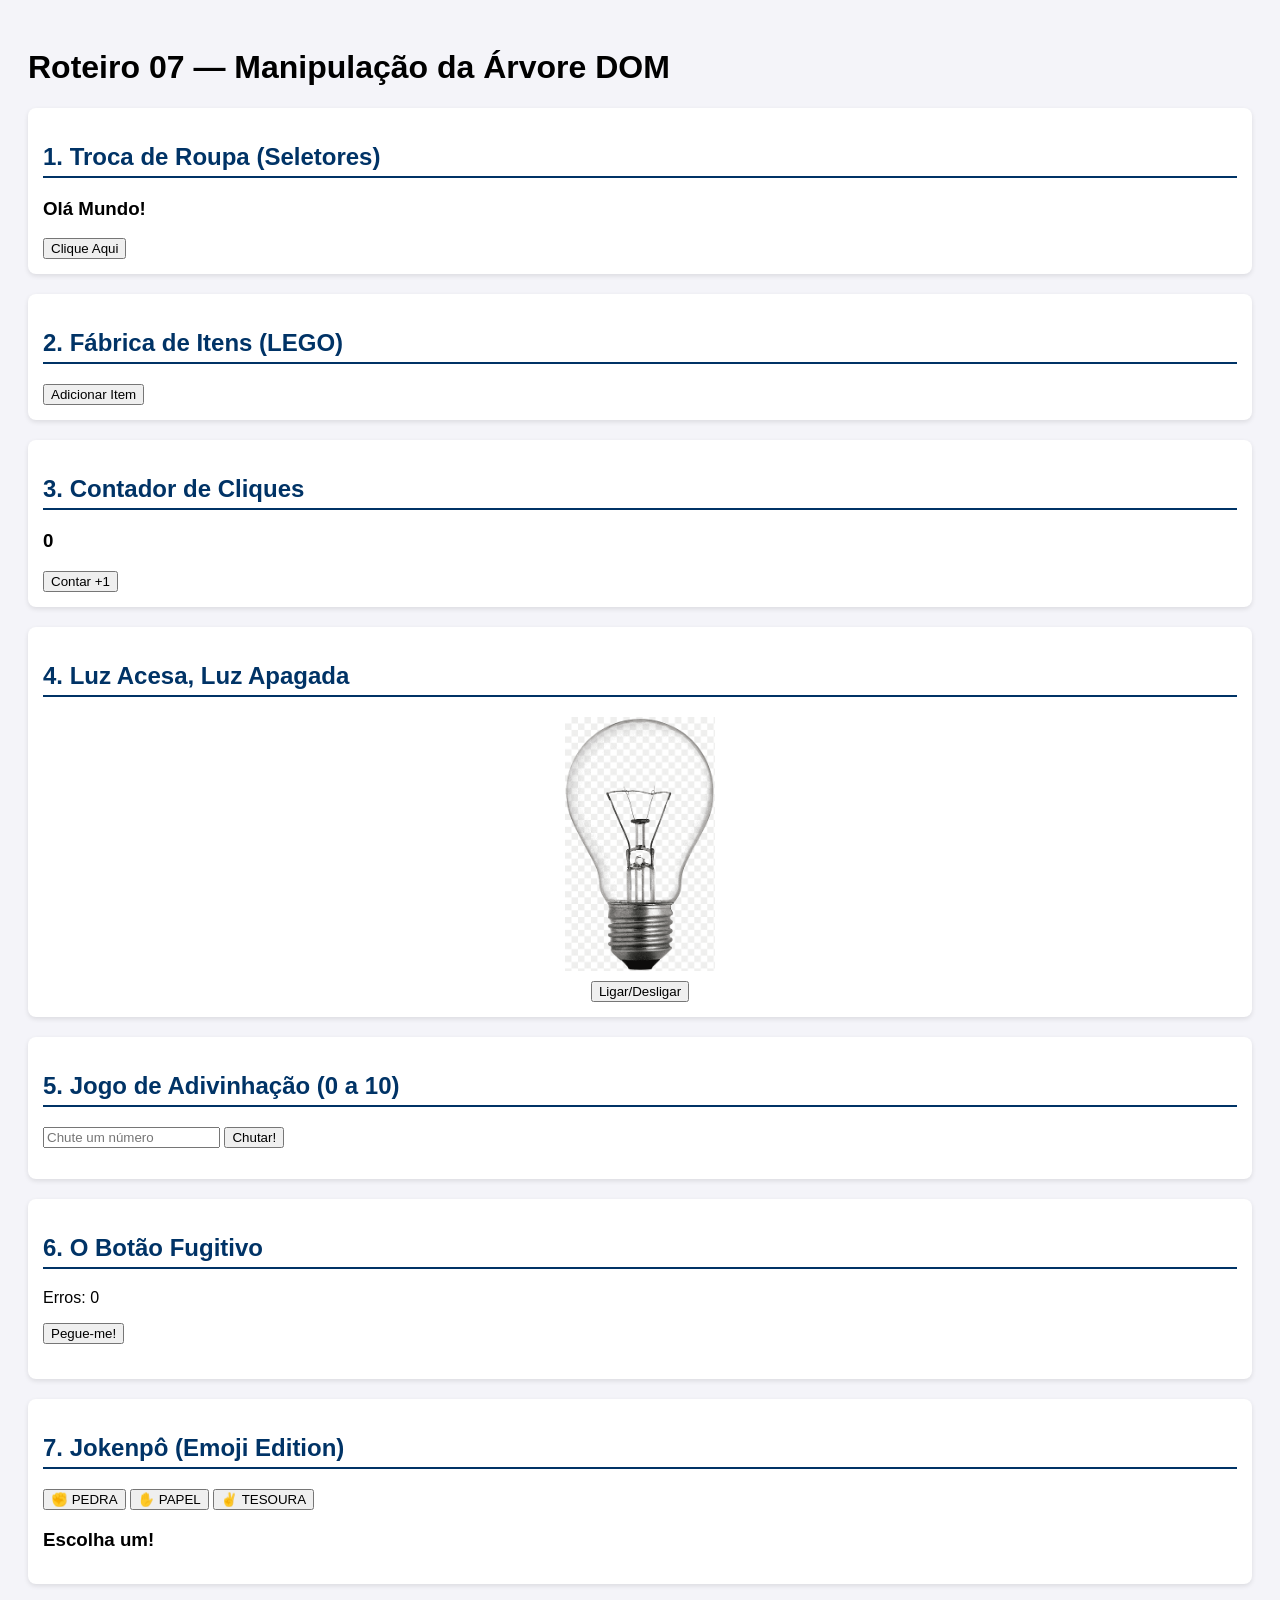
<file: roteiro-7/index.html>
<!DOCTYPE html>
<html lang="pt-BR">
<head>
    <meta charset="UTF-8">
    <meta name="viewport" content="width=device-width, initial-scale=1.0">
    <title>Roteiro 07 - Laboratório de DOM</title>
    <style>
        body { font-family: sans-serif; padding: 20px; background-color: #f4f4f9; }
        .box { background: white; padding: 15px; border-radius: 8px; box-shadow: 0 2px 5px rgba(0,0,0,0.1); margin-bottom: 20px; }
        h2 { color: #003366; border-bottom: 2px solid #003366; padding-bottom: 5px; }
        #fugitivo { position: absolute; transition: all 0.1s; }
        .lamp-container { text-align: center; }
        img { width: 150px; display: block; margin: 10px auto; }
    </style>
</head>
<body>

    <h1>Roteiro 07 — Manipulação da Árvore DOM</h1>

    <!-- ATIVIDADE 1: SELETORES -->
    <div class="box">
        <h2>1. Troca de Roupa (Seletores)</h2>
        <h3 id="titulo">Olá Mundo!</h3>
        <button onclick="mudarTexto()">Clique Aqui</button>
    </div>

    <!-- ATIVIDADE 2: FÁBRICA DE ELEMENTOS -->
    <div class="box">
        <h2>2. Fábrica de Itens (LEGO)</h2>
        <ul id="minhaLista"></ul>
        <button id="add">Adicionar Item</button>
    </div>

    <!-- ATIVIDADE 3: CONTADOR -->
    <div class="box">
        <h2>3. Contador de Cliques</h2>
        <h3 id="contador">0</h3>
        <button id="btnSoma">Contar +1</button>
    </div>

    <!-- ATIVIDADE 4: INTERRUPTOR -->
    <div class="box">
        <h2>4. Luz Acesa, Luz Apagada</h2>
        <div class="lamp-container">
            <img id="lampada" src="lampada-desligada.png" alt="Lâmpada">
            <button id="btnInterruptor">Ligar/Desligar</button>
        </div>
    </div>

    <!-- JOGO 1: ADIVINHAÇÃO -->
    <div class="box">
        <h2>5. Jogo de Adivinhação (0 a 10)</h2>
        <input type="number" id="palpite" placeholder="Chute um número">
        <button id="btnChutar">Chutar!</button>
        <p id="feedback"></p>
    </div>

    <!-- JOGO 2: BOTÃO FUGITIVO -->
    <div class="box" style="height: 150px; position: relative;">
        <h2>6. O Botão Fugitivo</h2>
        <p>Erros: <span id="contadorErros">0</span></p>
        <button id="fugitivo">Pegue-me!</button>
    </div>

    <!-- JOGO 3: JOKENPÔ -->
    <div class="box">
        <h2>7. Jokenpô (Emoji Edition)</h2>
        <button onclick="jogar('PEDRA')">✊ PEDRA</button>
        <button onclick="jogar('PAPEL')">✋ PAPEL</button>
        <button onclick="jogar('TESOURA')">✌️ TESOURA</button>
        <h3 id="resultadoJogo">Escolha um!</h3>
    </div>

    <script>
        // 1. Troca de Texto
        function mudarTexto() {
            const titulo = document.getElementById("titulo");
            titulo.innerText = "JavaScript funcionando!";
            titulo.style.color = "blue";
        }

        // 2. Fábrica de Elementos
        const lista = document.getElementById("minhaLista");
        document.getElementById("add").addEventListener("click", () => {
            const novoItem = document.createElement("li");
            novoItem.innerText = "Novo Item na Lista";
            lista.appendChild(novoItem);
        });

        // 3. Contador
        let valor = 0;
        const display = document.getElementById("contador");
        document.getElementById("btnSoma").addEventListener("click", () => {
            valor++;
            display.innerText = valor;
        });

        // 4. Interruptor
        const img = document.getElementById("lampada");
        let acesa = false;
        document.getElementById("btnInterruptor").addEventListener("click", () => {
            acesa = !acesa;
            img.src = acesa ? "lampada-acesa.jpg" : "lampada-desligada.png";
        });

        // 5. Adivinhação
        const segredo = Math.floor(Math.random() * 11);
        document.getElementById("btnChutar").addEventListener("click", () => {
            const chute = Number(document.getElementById("palpite").value);
            const texto = document.getElementById("feedback");
            if (chute === segredo) {
                texto.innerText = "Parabéns! Você acertou!";
                texto.style.color = "green";
            } else {
                texto.innerText = chute > segredo ? "Muito alto!" : "Muito baixo!";
                texto.style.color = "red";
            }
        });

        // 6. Botão Fugitivo
        const btnFugitivo = document.getElementById("fugitivo");
        const placar = document.getElementById("contadorErros");
        let erros = 0;
        btnFugitivo.addEventListener("mouseover", () => {
            erros++;
            placar.innerText = erros;
            const x = Math.random() * (window.innerWidth - 200);
            const y = Math.random() * 100; // Limitar ao container
            btnFugitivo.style.left = `${x}px`;
            btnFugitivo.style.top = `${y + 50}px`;
        });
        btnFugitivo.addEventListener("click", () => alert("Você me pegou!"));

        // 7. Jokenpô
        const opcoes = ['PEDRA', 'PAPEL', 'TESOURA'];
        function jogar(player) {
            const pc = opcoes[Math.floor(Math.random() * 3)];
            const res = document.getElementById("resultadoJogo");
            if (player === pc) {
                res.innerText = `Empate! Ambos escolheram ${pc}`;
            } else if (
                (player === 'PEDRA' && pc === 'TESOURA') ||
                (player === 'PAPEL' && pc === 'PEDRA') ||
                (player === 'TESOURA' && pc === 'PAPEL')
            ) {
                res.innerText = `Você Ganhou! ${player} vence ${pc}`;
            } else {
                res.innerText = `Você Perdeu! ${pc} vence ${player}`;
            }
        }
    </script>
</body>
</html>
</file>
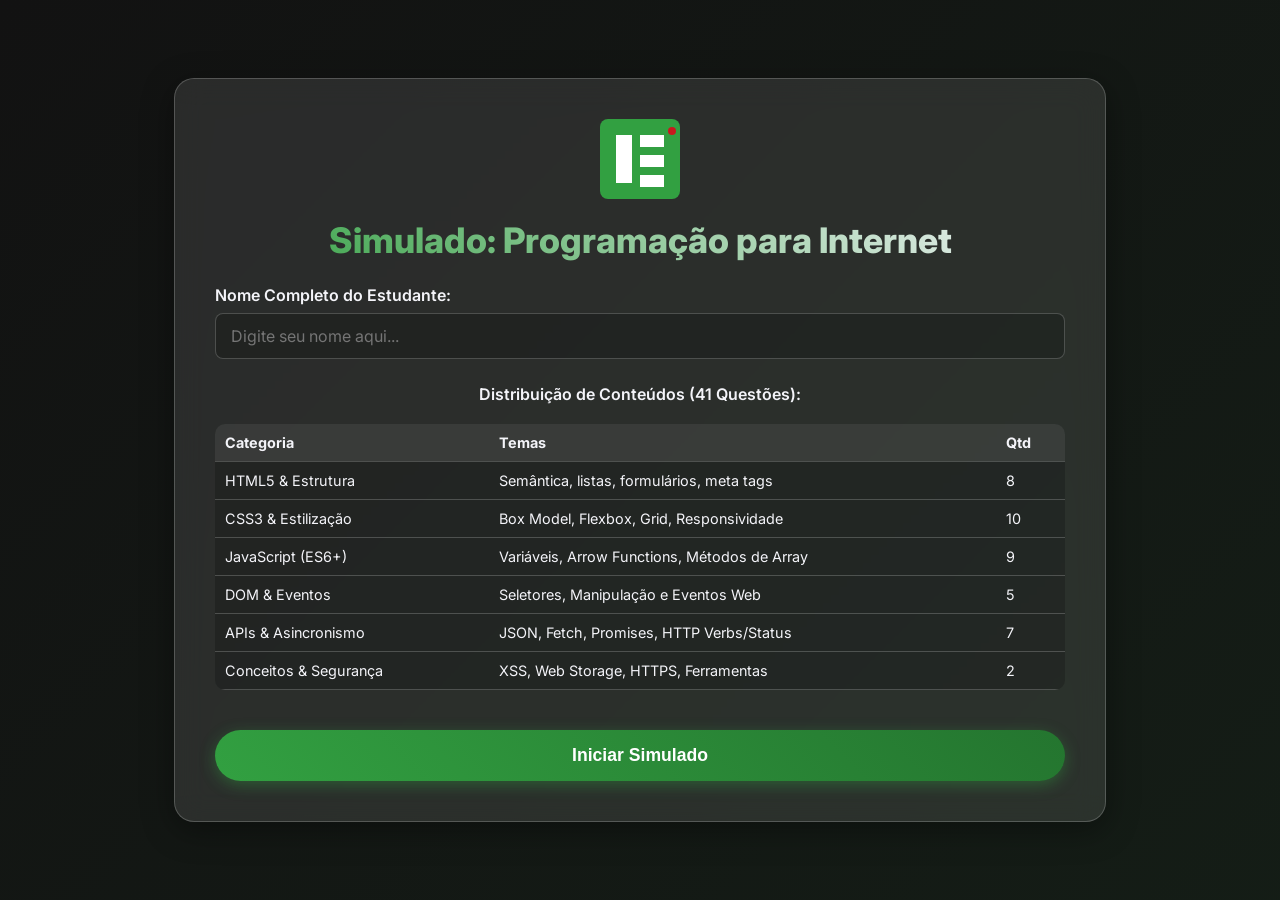
<file: simulado-web/index.html>
<!DOCTYPE html>
<html lang="pt-BR">
<head>
    <meta charset="UTF-8">
    <meta name="viewport" content="width=device-width, initial-scale=1.0">
    <title>Simulado Interativo - Programação para Internet - IFSC</title>
    <link href="https://fonts.googleapis.com/css2?family=Inter:wght@400;600;800&display=swap" rel="stylesheet">
    <style>
        :root {
            --primary: #32A041;
            --secondary: #24752f;
            --success: #32A041;
            --error: #C8191E;
            --dark: #121212;
            --glass: rgba(255, 255, 255, 0.1);
            --glass-border: rgba(255, 255, 255, 0.2);
            --text-light: #F4F4F9;
        }

        body {
            margin: 0;
            font-family: 'Inter', sans-serif;
            background: linear-gradient(135deg, #121212, #1b3d22);
            background-size: 400% 400%;
            animation: gradientBG 15s ease infinite;
            color: var(--text-light);
            display: flex;
            justify-content: center;
            align-items: center;
            min-height: 100vh;
            overflow-x: hidden;
        }

        @keyframes gradientBG {
            0% { background-position: 0% 50%; }
            50% { background-position: 100% 50%; }
            100% { background-position: 0% 50%; }
        }

        .glass-container {
            background: var(--glass);
            backdrop-filter: blur(15px);
            -webkit-backdrop-filter: blur(15px);
            border: 1px solid var(--glass-border);
            border-radius: 20px;
            padding: 40px;
            width: 90%;
            max-width: 850px;
            box-shadow: 0 8px 32px 0 rgba(0, 0, 0, 0.37);
            position: relative;
            overflow: hidden;
            transition: all 0.4s ease;
        }

        h1 {
            font-size: 2.2rem;
            margin-top: 0;
            font-weight: 800;
            background: -webkit-linear-gradient(45deg, #32A041, #F4F4F9);
            -webkit-background-clip: text;
            -webkit-text-fill-color: transparent;
            text-align: center;
        }

        .header-info {
            display: flex;
            justify-content: space-between;
            font-size: 0.9rem;
            opacity: 0.8;
            margin-bottom: 30px;
            border-bottom: 1px solid var(--glass-border);
            padding-bottom: 10px;
        }

        .question-text {
            font-size: 1.25rem;
            font-weight: 600;
            margin-bottom: 25px;
            line-height: 1.5;
        }

        .options-grid {
            display: grid;
            grid-template-columns: 1fr;
            gap: 12px;
        }

        .option-btn {
            background: rgba(0, 0, 0, 0.3);
            border: 1px solid var(--glass-border);
            color: var(--text-light);
            padding: 16px 22px;
            font-size: 1rem;
            border-radius: 12px;
            cursor: pointer;
            text-align: left;
            transition: all 0.2s ease;
            display: flex;
            align-items: center;
        }

        .option-btn:hover {
            background: rgba(255, 255, 255, 0.15);
            transform: translateY(-2px);
            box-shadow: 0 5px 15px rgba(0,0,0,0.2);
        }

        .option-btn.correct {
            background: rgba(50, 160, 65, 0.4);
            border-color: var(--success);
            box-shadow: 0 0 15px rgba(50, 160, 65, 0.4);
        }

        .option-btn.wrong {
            background: rgba(200, 25, 30, 0.4);
            border-color: var(--error);
        }

        .primary-btn {
            background: linear-gradient(45deg, var(--primary), var(--secondary));
            border: none;
            color: white;
            padding: 15px 30px;
            font-size: 1.1rem;
            font-weight: 600;
            border-radius: 30px;
            cursor: pointer;
            width: 100%;
            margin-top: 20px;
            transition: all 0.3s;
            box-shadow: 0 4px 15px rgba(50, 160, 65, 0.4);
        }

        .primary-btn:hover {
            transform: scale(1.02);
            box-shadow: 0 6px 20px rgba(50, 160, 65, 0.6);
        }

        .progress-bar {
            height: 6px;
            background: rgba(255,255,255,0.1);
            border-radius: 3px;
            margin-bottom: 30px;
            overflow: hidden;
        }

        .progress-fill {
            height: 100%;
            background: linear-gradient(90deg, #32A041, #24752f);
            width: 0%;
            transition: width 0.4s ease;
        }

        .hidden { display: none !important; }

        .score-container { text-align: center; }

        .score-circle {
            width: 150px;
            height: 150px;
            border-radius: 50%;
            background: conic-gradient(var(--success) 0%, rgba(255,255,255,0.1) 0%);
            display: flex;
            justify-content: center;
            align-items: center;
            margin: 0 auto 30px auto;
            font-size: 2.5rem;
            font-weight: 800;
            position: relative;
        }

        .score-circle::after {
            content: "";
            position: absolute;
            width: 130px;
            height: 130px;
            background: #121212;
            border-radius: 50%;
            z-index: 0;
        }

        .score-text { position: relative; z-index: 1; }
        
        code {
            background: rgba(0,0,0,0.5);
            padding: 2px 6px;
            border-radius: 4px;
            font-family: monospace;
            color: #32A041;
        }

        .input-group {
            margin-bottom: 25px;
            text-align: left;
        }

        .input-group label {
            display: block;
            margin-bottom: 8px;
            font-weight: 600;
        }

        .input-group input {
            width: 100%;
            padding: 12px 15px;
            border-radius: 8px;
            border: 1px solid var(--glass-border);
            background: rgba(0, 0, 0, 0.2);
            color: var(--text-light);
            font-size: 1rem;
            box-sizing: border-box;
            font-family: 'Inter', sans-serif;
        }
        
        .status-bar {
            display: flex;
            justify-content: center;
            gap: 20px;
            margin-bottom: 15px;
            font-size: 0.95rem;
            font-weight: 600;
        }

        .status-hit { color: var(--success); }
        .status-miss { color: var(--error); }

        .matching-row {
            display: flex;
            align-items: center;
            justify-content: space-between;
            background: rgba(0,0,0,0.2);
            padding: 12px 20px;
            margin-bottom: 10px;
            border-radius: 10px;
            border: 1px solid var(--glass-border);
        }

        .matching-item { font-weight: 600; }

        .matching-select {
            background: #1c1c1c;
            color: white;
            border: 1px solid var(--glass-border);
            padding: 8px;
            border-radius: 6px;
            width: 60%;
            max-width: 300px;
        }

        .summary-table {
            width: 100%;
            border-collapse: collapse;
            margin: 20px 0;
            font-size: 0.9rem;
            background: rgba(0,0,0,0.2);
            border-radius: 10px;
            overflow: hidden;
        }

        .summary-table th, .summary-table td {
            padding: 10px;
            text-align: left;
            border-bottom: 1px solid var(--glass-border);
        }

        .summary-table th { background: rgba(255,255,255,0.1); }

        .print-header { display: none; }

        @media print {
            body { background: none; color: black; animation: none; }
            .glass-container { box-shadow: none; border: none; background: none; width: 100%; padding: 0; }
            .primary-btn, .header-info, .progress-bar, #score-message, .status-bar { display: none !important; }
            h1 { background: none; -webkit-text-fill-color: black; color: black; }
            .score-circle { border: 2px solid black; background: none; }
            .score-circle::after { display: none; }
            .score-text { color: black; }
            .print-header { display: block; border-bottom: 2px solid #ccc; padding-bottom: 15px; margin-bottom: 30px; }
        }
    </style>
</head>
<body>

    <div class="glass-container" id="welcome-screen">
        <svg width="80" height="80" viewBox="0 0 100 100" style="display: block; margin: 0 auto 20px;">
            <rect width="100" height="100" fill="#32A041" rx="10"/>
            <path d="M20 20 L40 20 L40 80 L20 80 Z" fill="white"/>
            <path d="M50 20 L80 20 L80 35 L50 35 Z" fill="white"/>
            <path d="M50 45 L80 45 L80 60 L50 60 Z" fill="white"/>
            <path d="M50 70 L80 70 L80 85 L50 85 Z" fill="white"/>
            <circle cx="90" cy="15" r="5" fill="#C8191E"/>
        </svg>
        <h1>Simulado: Programação para Internet</h1>
        
        <div class="input-group">
            <label for="student-name">Nome Completo do Estudante:</label>
            <input type="text" id="student-name" placeholder="Digite seu nome aqui..." required>
        </div>

        <p style="text-align: center; font-weight: 600; margin-bottom: 10px;">Distribuição de Conteúdos (41 Questões):</p>
        <table class="summary-table">
            <thead>
                <tr>
                    <th>Categoria</th>
                    <th>Temas</th>
                    <th>Qtd</th>
                </tr>
            </thead>
            <tbody>
                <tr><td>HTML5 & Estrutura</td><td>Semântica, listas, formulários, meta tags</td><td>8</td></tr>
                <tr><td>CSS3 & Estilização</td><td>Box Model, Flexbox, Grid, Responsividade</td><td>10</td></tr>
                <tr><td>JavaScript (ES6+)</td><td>Variáveis, Arrow Functions, Métodos de Array</td><td>9</td></tr>
                <tr><td>DOM & Eventos</td><td>Seletores, Manipulação e Eventos Web</td><td>5</td></tr>
                <tr><td>APIs & Asincronismo</td><td>JSON, Fetch, Promises, HTTP Verbs/Status</td><td>7</td></tr>
                <tr><td>Conceitos & Segurança</td><td>XSS, Web Storage, HTTPS, Ferramentas</td><td>2</td></tr>
            </tbody>
        </table>

        <button class="primary-btn" onclick="startQuiz()">Iniciar Simulado</button>
    </div>

    <div class="glass-container hidden" id="quiz-screen">
        <div class="header-info">
            <span id="q-counter">Questão 1 de 41</span>
            <span id="q-theme">HTML & Estrutura</span>
        </div>
        <div class="status-bar">
            <span class="status-hit">Acertos: <span id="hits-count">0</span></span>
            <span class="status-miss">Erros: <span id="misses-count">0</span></span>
        </div>
        <div class="progress-bar">
            <div class="progress-fill" id="progress"></div>
        </div>

        <div id="question-container"></div>
    </div>

    <div class="glass-container hidden" id="result-screen">
        <svg width="60" height="60" viewBox="0 0 100 100" style="display: block; margin: 0 auto 20px;">
            <rect width="100" height="100" fill="#32A041" rx="10"/>
            <path d="M20 20 L40 20 L40 80 L20 80 Z" fill="white"/>
            <path d="M50 20 L80 20 L80 35 L50 35 Z" fill="white"/>
            <path d="M50 45 L80 45 L80 60 L50 60 Z" fill="white"/>
            <path d="M50 70 L80 70 L80 85 L50 85 Z" fill="white"/>
        </svg>
        <h1>Resultado Final</h1>
        <div class="score-container">
            <div class="score-circle" id="score-circle">
                <span class="score-text" id="score-text">0%</span>
            </div>
            <h2 id="score-message">Processando...</h2>
            <p>Você acertou <strong id="score-correct">0</strong> de <strong id="score-total">0</strong> questões.</p>
            <div class="print-header" id="print-header"></div>
            <button class="primary-btn" onclick="window.print()" style="background: #34495e; margin-bottom: 10px;">Imprimir / Salvar PDF</button>
            <button class="primary-btn" onclick="location.reload()">Reiniciar Simulado</button>
        </div>
    </div>

    <script>
        const questions = [
            // HTML & Estrutura
            { theme: "HTML & Estrutura", type: "mc", text: "Qual elemento HTML5 é mais adequado para envolver o conteúdo principal de uma página, excluindo cabeçalhos, rodapés e barras laterais?", options: ["<section>", "<article>", "<main>", "<div>"], answer: 2 },
            { theme: "HTML & Estrutura", type: "mc", text: "Para que serve o atributo <code>alt</code> em uma tag <code>&lt;img&gt;</code>?", options: ["Define o título da imagem ao passar o mouse.", "Fornece um texto descritivo caso a imagem não carregue ou para leitores de tela.", "Define a largura automática da imagem.", "Cria um link de download para a imagem."], answer: 1 },
            { theme: "HTML & Estrutura", type: "mc", text: "Qual tag é utilizada para criar uma lista onde a ordem dos itens NÃO é importante?", options: ["<ol>", "<li>", "<ul>", "<dl>"], answer: 2 },
            { theme: "HTML & Estrutura", type: "mc", text: "Qual atributo de um <code>&lt;input&gt;</code> é essencial para identificar o dado que será enviado ao servidor em um formulário?", options: ["id", "class", "name", "placeholder"], answer: 2 },
            { theme: "HTML & Estrutura", type: "mc", text: "Qual a função da meta tag <code>viewport</code> no <code>&lt;head&gt;</code> do HTML?", options: ["Melhorar o SEO no Google.", "Controlar como o site é exibido em dispositivos móveis (responsividade).", "Definir a cor de fundo do navegador.", "Acelerar o carregamento de imagens."], answer: 1 },
            { theme: "HTML & Estrutura", type: "mc", text: "Qual elemento HTML é usado para fornecer uma lista de opções pré-definidas para um controle <code>&lt;input&gt;</code>?", options: ["<select>", "<datalist>", "<option>", "<list>"], answer: 1 },
            { theme: "HTML & Estrutura", type: "mc", text: "Qual das tags abaixo é considerada semântica e deve ser usada para conteúdo tangencial ou barras laterais?", options: ["<div>", "<section>", "<aside>", "<nav>"], answer: 2 },
            { theme: "HTML & Estrutura", type: "mc", text: "(Verdadeiro ou Falso): A tag <code>&lt;!DOCTYPE html&gt;</code> é um elemento HTML que deve ser fechado com <code>&lt;/!DOCTYPE&gt;</code>.", options: ["Verdadeiro", "Falso"], answer: 1 },

            // CSS & Estilização
            { theme: "CSS & Estilização", type: "mc", text: "Qual seletor CSS tem a MAIOR especificidade?", options: ["Seletor de elemento (ex: p)", "Seletor de classe (ex: .btn)", "Seletor de ID (ex: #header)", "Seletor universal (*)"], answer: 2 },
            { theme: "CSS & Estilização", type: "mc", text: "No modelo de caixa (Box Model), qual propriedade adiciona espaço INTERNO entre o conteúdo e a borda?", options: ["margin", "padding", "border-spacing", "outline"], answer: 1 },
            { theme: "CSS & Estilização", type: "mc", text: "Qual valor da propriedade <code>display</code> transforma um elemento em um container flexível?", options: ["block", "grid", "flex", "inline-block"], answer: 2 },
            { theme: "CSS & Estilização", type: "mc", text: "Como centralizamos um item horizontalmente dentro de um container Flexbox?", options: ["align-items: center", "justify-content: center", "text-align: center", "margin: auto"], answer: 1 },
            { theme: "CSS & Estilização", type: "mc", text: "Qual propriedade CSS é usada para mudar a cor do texto?", options: ["text-color", "font-style", "color", "background-color"], answer: 2 },
            { theme: "CSS & Estilização", type: "mc", text: "Para que servem as <code>@media queries</code>?", options: ["Para inserir vídeos do YouTube.", "Para aplicar estilos diferentes baseados no tamanho da tela (Design Responsivo).", "Para conectar o CSS ao banco de dados.", "Para criar animações complexas."], answer: 1 },
            { theme: "CSS & Estilização", type: "mc", text: "Qual propriedade do CSS Grid é usada para definir o número e a largura das colunas?", options: ["grid-template-rows", "grid-column-gap", "grid-template-columns", "grid-flow"], answer: 2 },
            { theme: "CSS & Estilização", type: "mc", text: "Qual valor da propriedade <code>position</code> mantém um elemento fixo na tela mesmo ao rolar a página, mas respeitando o limite do seu container pai?", options: ["absolute", "fixed", "sticky", "relative"], answer: 2 },
            { theme: "CSS & Estilização", type: "mc", text: "O seletor <code>div > p</code> seleciona quais elementos?", options: ["Todos os parágrafos dentro de uma div.", "Apenas parágrafos que são filhos diretos de uma div.", "Parágrafos que vêm logo após uma div.", "Divs que contêm parágrafos."], answer: 1 },
            { theme: "CSS & Estilização", type: "mc", text: "(Verdadeiro ou Falso): No CSS, a propriedade <code>float</code> é a maneira mais moderna e recomendada de criar layouts complexos hoje em dia.", options: ["Verdadeiro", "Falso (usa-se Flexbox ou Grid)"], answer: 1 },

            // JavaScript
            { theme: "JavaScript", type: "mc", text: "Qual a diferença principal entre declarar uma variável com <code>let</code> e <code>const</code>?", options: ["let é para números e const para textos.", "const permite reatribuir valor, let não.", "let permite reatribuir valor, const cria uma constante que não pode ser mudada.", "Não existe diferença na prática."], answer: 2 },
            { theme: "JavaScript", type: "mc", text: "O que o operador <code>===</code> faz no JavaScript?", options: ["Compara apenas o valor.", "Atribui um valor a uma variável.", "Compara valor E tipo de dado.", "Verifica se um valor é maior que outro."], answer: 2 },
            { theme: "JavaScript", type: "mc", text: "Como se declara uma função de seta (Arrow Function) corretamente?", options: ["function => () {}", "const minhaFuncao = () => {}", "arrow function() {}", "def minhaFuncao():"], answer: 1 },
            { theme: "JavaScript", type: "mc", text: "Qual método é usado para adicionar um item ao FINAL de um array?", options: ["array.pop()", "array.shift()", "array.push()", "array.unshift()"], answer: 2 },
            { theme: "JavaScript", type: "mc", text: "O que o comando <code>console.log(typeof '10')</code> retornará?", options: ["number", "string", "int", "boolean"], answer: 1 },
            { theme: "JavaScript", type: "mc", text: "Qual método de array cria um NOVO array com os resultados da chamada de uma função para cada elemento?", options: ["forEach()", "map()", "filter()", "reduce()"], answer: 1 },
            { theme: "JavaScript", type: "mc", text: "Qual método de array é usado para criar um novo array apenas com os elementos que passam em um teste específico?", options: ["find()", "slice()", "filter()", "concat()"], answer: 2 },
            { theme: "JavaScript", type: "mc", text: "O que o método <code>array.forEach()</code> faz?", options: ["Retorna um novo array modificado.", "Executa uma função para cada elemento do array, mas não retorna nada.", "Filtra os elementos do array.", "Inverte a ordem do array."], answer: 1 },
            { theme: "JavaScript", type: "mc", text: "(Verdadeiro ou Falso): No JavaScript, strings são imutáveis.", options: ["Verdadeiro", "Falso"], answer: 0 },

            // DOM & Eventos
            { theme: "DOM & Eventos", type: "mc", text: "Qual método do objeto <code>document</code> é o mais moderno e flexível para selecionar um único elemento via seletores CSS?", options: ["getElementById()", "getElementsByClassName()", "querySelector()", "querySelectorAll()"], answer: 2 },
            { theme: "DOM & Eventos", type: "mc", text: "Qual evento é disparado quando um usuário clica em um botão?", options: ["hover", "change", "submit", "click"], answer: 3 },
            { theme: "DOM & Eventos", type: "mc", text: "Como alteramos o conteúdo de texto de um elemento capturado no DOM?", options: ["elemento.innerHTML = 'Novo'", "elemento.value = 'Novo'", "elemento.textContent = 'Novo'", "A e C estão corretas"], answer: 3 },
            { theme: "DOM & Eventos", type: "mc", text: "Para que serve o método <code>preventDefault()</code> dentro de um evento de formulário?", options: ["Para limpar o formulário.", "Para impedir que a página recarregue ao enviar o formulário.", "Para validar se os campos estão vazios.", "Para enviar os dados via AJAX automaticamente."], answer: 1 },
            { theme: "DOM & Eventos", type: "mc", text: "Como adicionamos uma classe CSS a um elemento via JavaScript?", options: ["elemento.style.class = 'nova'", "elemento.classList.add('nova')", "elemento.setAttribute('class', 'nova')", "B e C estão corretas"], answer: 3 },

            // APIs & Asincronismo
            { theme: "APIs & Asincronismo", type: "mc", text: "Qual API moderna do navegador é usada para fazer requisições HTTP assíncronas?", options: ["axios", "fetch", "ajax", "http.get"], answer: 1 },
            { theme: "APIs & Asincronismo", type: "mc", text: "Em uma Promise, qual método é chamado quando a operação é concluída com SUCESSO?", options: ["catch()", "finally()", "then()", "reject()"], answer: 2 },
            { theme: "APIs & Asincronismo", type: "mc", text: "Qual palavra-chave usamos dentro de uma função <code>async</code> para esperar a resolução de uma Promise?", options: ["wait", "pause", "await", "stop"], answer: 2 },
            { theme: "APIs & Asincronismo", type: "mc", text: "Qual verbo HTTP é geralmente usado para BUSCAR dados de um servidor?", options: ["POST", "PUT", "DELETE", "GET"], answer: 3 },
            { theme: "APIs & Asincronismo", type: "mc", text: "Qual código de status HTTP indica que uma requisição foi bem sucedida e resultou na CRIAÇÃO de um novo recurso?", options: ["200 OK", "201 Created", "204 No Content", "403 Forbidden"], answer: 1 },
            { theme: "APIs & Asincronismo", type: "mc", text: "O que significa a sigla JSON?", options: ["Java Standard Object Notation", "JavaScript Object Notation", "Joint Simple Object Network", "JavaScript Object Nodes"], answer: 1 },
            
            { 
                theme: "APIs & HTTP", 
                type: "matching", 
                text: "Relacione os verbos HTTP às suas funções corretas no padrão REST:", 
                pairs: [
                    { item: "GET", match: "Buscar/Consultar dados" },
                    { item: "POST", match: "Enviar/Criar novos dados" },
                    { item: "PUT", match: "Atualizar dados existentes" },
                    { item: "DELETE", match: "Remover dados" }
                ]
            },

            // Segurança & Conceitos
            { theme: "Conceitos Web", type: "mc", text: "Qual tecnologia de armazenamento no navegador permite guardar dados que NÃO expiram quando o navegador é fechado?", options: ["sessionStorage", "Cookies de sessão", "localStorage", "Cache-Control"], answer: 2 },
            { theme: "Conceitos Web", type: "mc", text: "O que caracteriza um ataque de XSS (Cross-Site Scripting)?", options: ["Derrubar o servidor com excesso de acessos.", "Injeção de scripts maliciosos em páginas visualizadas por outros usuários.", "Tentar adivinhar a senha do administrador por força bruta.", "Interceptar pacotes de rede sem fio."], answer: 1 }
        ];

        let currentQ = 0;
        let score = 0;
        let answered = 0;

        function startQuiz() {
            const name = document.getElementById('student-name').value;
            if(!name.trim()) return alert("Por favor, informe seu nome.");
            document.getElementById('welcome-screen').classList.add('hidden');
            document.getElementById('quiz-screen').classList.remove('hidden');
            renderQuestion();
        }

        function renderQuestion() {
            const q = questions[currentQ];
            document.getElementById('q-counter').innerText = `Questão ${currentQ + 1} de ${questions.length}`;
            document.getElementById('q-theme').innerText = q.theme;
            document.getElementById('progress').style.width = `${(currentQ / questions.length) * 100}%`;

            const container = document.getElementById('question-container');
            container.innerHTML = "";

            const questionDiv = document.createElement('div');
            questionDiv.className = 'question-text';
            questionDiv.innerHTML = q.text;
            container.appendChild(questionDiv);

            if (q.type === 'mc') {
                const optionsGrid = document.createElement('div');
                optionsGrid.className = 'options-grid';
                q.options.forEach((opt, idx) => {
                    const btn = document.createElement('button');
                    btn.className = 'option-btn';
                    btn.textContent = opt;
                    btn.onclick = () => checkAnswer(idx);
                    optionsGrid.appendChild(btn);
                });
                container.appendChild(optionsGrid);
            } else if (q.type === 'matching') {
                const matchingContainer = document.createElement('div');
                const allMatches = q.pairs.map(p => p.match);
                const shuffledMatches = [...allMatches].sort(() => Math.random() - 0.5);

                q.pairs.forEach((pair, idx) => {
                    const row = document.createElement('div');
                    row.className = 'matching-row';
                    row.innerHTML = `
                        <span class="matching-item">${pair.item}</span>
                        <select class="matching-select" id="match-select-${idx}">
                            <option value="">Selecione...</option>
                            ${shuffledMatches.map(m => `<option value="${m}">${m}</option>`).join('')}
                        </select>
                    `;
                    matchingContainer.appendChild(row);
                });

                const confirmBtn = document.createElement('button');
                confirmBtn.className = 'primary-btn';
                confirmBtn.textContent = "Confirmar Respostas";
                confirmBtn.onclick = () => checkMatchingAnswer(q);
                matchingContainer.appendChild(confirmBtn);
                container.appendChild(matchingContainer);
            }
        }

        function checkAnswer(idx) {
            const q = questions[currentQ];
            const btns = document.querySelectorAll('.option-btn');
            btns.forEach(b => b.disabled = true);
            answered++;

            if(idx === q.answer) {
                btns[idx].classList.add('correct');
                score++;
            } else {
                btns[idx].classList.add('wrong');
                btns[q.answer].classList.add('correct');
            }
            updateStatus();
            setTimeout(nextQuestion, 1500);
        }

        function checkMatchingAnswer(q) {
            let correctCount = 0;
            const selects = document.querySelectorAll('.matching-select');
            q.pairs.forEach((pair, idx) => {
                const selectedVal = document.getElementById(`match-select-${idx}`).value;
                const row = selects[idx].parentElement;
                if (selectedVal === pair.match) {
                    correctCount++;
                    row.style.borderColor = "var(--success)";
                    row.style.background = "rgba(50, 160, 65, 0.2)";
                } else {
                    row.style.borderColor = "var(--error)";
                    row.style.background = "rgba(200, 25, 30, 0.2)";
                }
                selects[idx].disabled = true;
            });

            answered++;
            if (correctCount === q.pairs.length) score++;
            updateStatus();
            setTimeout(nextQuestion, 2500);
        }

        function updateStatus() {
            document.getElementById('hits-count').innerText = score;
            document.getElementById('misses-count').innerText = answered - score;
        }

        function nextQuestion() {
            currentQ++;
            if(currentQ < questions.length) renderQuestion();
            else showResults();
        }

        function showResults() {
            document.getElementById('quiz-screen').classList.add('hidden');
            document.getElementById('result-screen').classList.remove('hidden');
            const pct = Math.round((score / questions.length) * 100);
            document.getElementById('score-text').innerText = `${pct}%`;
            document.getElementById('score-correct').innerText = score;
            document.getElementById('score-total').innerText = questions.length;
            document.getElementById('score-circle').style.background = `conic-gradient(var(--success) ${pct}%, rgba(255,255,255,0.1) 0%)`;
            let msg = pct >= 80 ? "Excelente! Você domina os conceitos." : pct >= 60 ? "Bom trabalho! Continue praticando." : "Recomendamos revisar os fundamentos.";
            document.getElementById('score-message').innerText = msg;
            const name = document.getElementById('student-name').value;
            document.getElementById('print-header').innerHTML = `<p><strong>Estudante:</strong> ${name}</p><p><strong>Data:</strong> ${new Date().toLocaleString()}</p><p><strong>Desempenho:</strong> ${score} de ${questions.length} (${pct}%)</p>`;
        }
    </script>
</body>
</html>
</file>
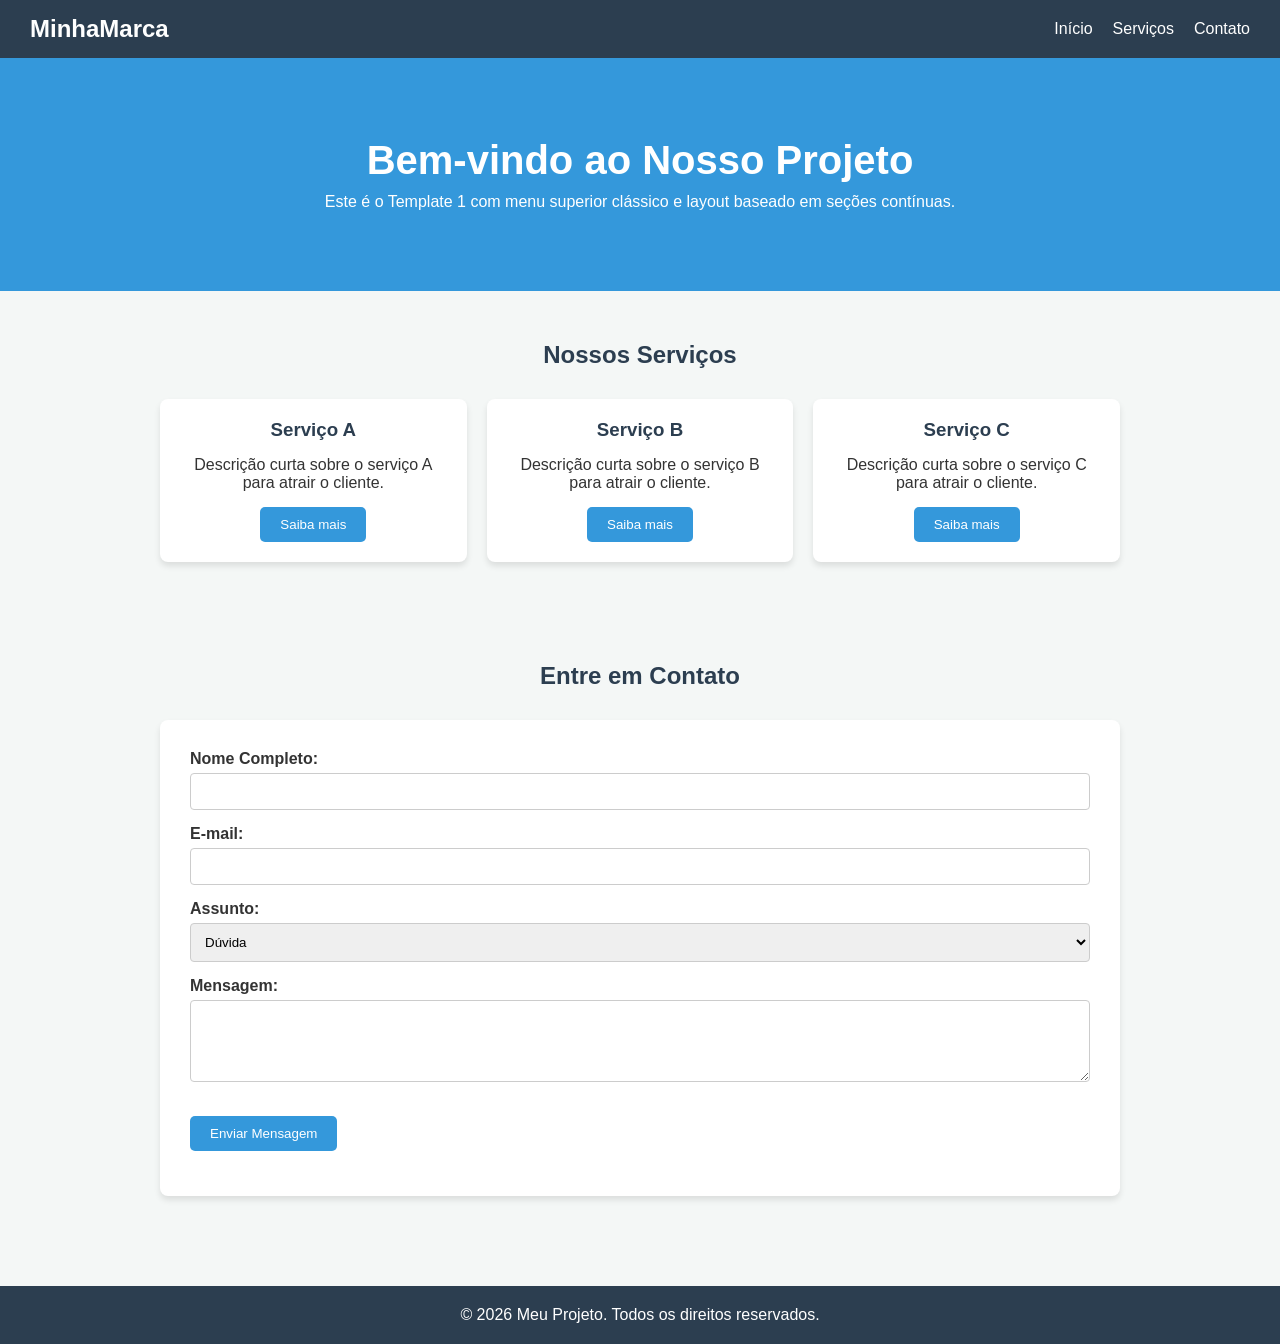
<file: atividade-pratica/templates/template-1/index.html>
<!DOCTYPE html>
<html lang="pt-BR">
<head>
    <meta charset="UTF-8">
    <meta name="viewport" content="width=device-width, initial-scale=1.0">
    <title>Template 1 - Navbar Superior Clássica</title>
    <link rel="stylesheet" href="css/style.css">
</head>
<body>

    <!-- Nível 1: Header e Menu Superior -->
    <header id="menu-superior">
        <div class="logo">MinhaMarca</div>
        <nav>
            <ul>
                <li><a href="#inicio">Início</a></li>
                <li><a href="#servicos">Serviços</a></li>
                <li><a href="#contato">Contato</a></li>
            </ul>
        </nav>
    </header>

    <!-- Nível 1: Conteúdo Principal -->
    <main>
        
        <!-- Nível 2: Seção 1 - Hero -->
        <section id="inicio" class="hero">
            <h1>Bem-vindo ao Nosso Projeto</h1>
            <p>Este é o Template 1 com menu superior clássico e layout baseado em seções contínuas.</p>
        </section>

        <!-- Nível 2: Seção 2 - Cards de Serviços -->
        <section id="servicos" class="secao-cards">
            <h2>Nossos Serviços</h2>
            <div class="cards-container">
                <!-- Nível 3: Card individual -->
                <article class="card">
                    <h3>Serviço A</h3>
                    <p>Descrição curta sobre o serviço A para atrair o cliente.</p>
                    <button class="btn">Saiba mais</button>
                </article>
                <article class="card">
                    <h3>Serviço B</h3>
                    <p>Descrição curta sobre o serviço B para atrair o cliente.</p>
                    <button class="btn">Saiba mais</button>
                </article>
                <article class="card">
                    <h3>Serviço C</h3>
                    <p>Descrição curta sobre o serviço C para atrair o cliente.</p>
                    <button class="btn">Saiba mais</button>
                </article>
            </div>
        </section>

        <!-- Nível 2: Seção 3 - Formulário -->
        <section id="contato" class="secao-form">
            <h2>Entre em Contato</h2>
            <form id="meuFormulario" class="card-form">
                <div class="form-group">
                    <label for="nome">Nome Completo:</label>
                    <input type="text" id="nome" name="nome" required>
                </div>
                
                <div class="form-group">
                    <label for="email">E-mail:</label>
                    <input type="email" id="email" name="email" required>
                </div>

                <div class="form-group">
                    <label for="assunto">Assunto:</label>
                    <select id="assunto" name="assunto">
                        <option value="duvida">Dúvida</option>
                        <option value="orcamento">Orçamento</option>
                        <option value="sugestao">Sugestão</option>
                    </select>
                </div>

                <div class="form-group">
                    <label for="mensagem">Mensagem:</label>
                    <textarea id="mensagem" name="mensagem" rows="4" required></textarea>
                </div>

                <button type="submit" class="btn btn-primary">Enviar Mensagem</button>
                <p id="formFeedback" class="feedback-msg"></p>
            </form>
        </section>

    </main>

    <!-- Nível 1: Rodapé -->
    <footer>
        <p>&copy; 2026 Meu Projeto. Todos os direitos reservados.</p>
    </footer>

    <script src="js/script.js"></script>
</body>
</html>
</file>
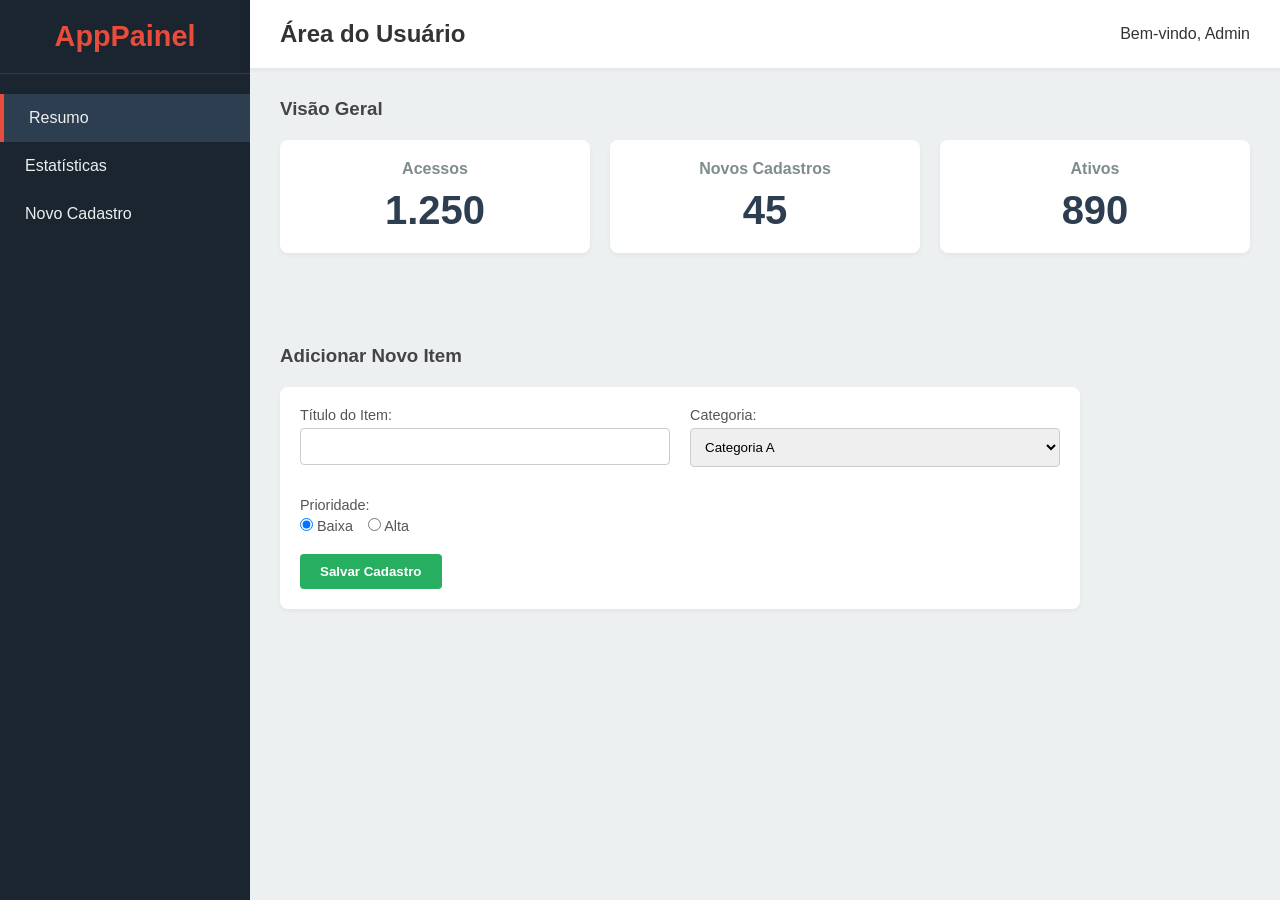
<file: atividade-pratica/templates/template-2/index.html>
<!DOCTYPE html>
<html lang="pt-BR">
<head>
    <meta charset="UTF-8">
    <meta name="viewport" content="width=device-width, initial-scale=1.0">
    <title>Template 2 - Menu Lateral (Dashboard)</title>
    <link rel="stylesheet" href="css/style.css">
</head>
<body>

    <!-- Nível 1: Estrutura Principal Flex (Sidebar + Main) -->
    <div class="layout-container">

        <!-- Nível 2: Menu Lateral -->
        <aside class="sidebar">
            <div class="logo">AppPainel</div>
            <nav>
                <ul>
                    <li><a href="#resumo" class="ativo">Resumo</a></li>
                    <li><a href="#estatisticas">Estatísticas</a></li>
                    <li><a href="#cadastro">Novo Cadastro</a></li>
                </ul>
            </nav>
        </aside>

        <!-- Nível 2: Conteúdo Principal -->
        <main class="content">
            
            <header class="topbar">
                <h2>Área do Usuário</h2>
                <div class="user-info">Bem-vindo, Admin</div>
            </header>

            <!-- Nível 3: Resumo -->
            <section id="resumo" class="secao-dashboard">
                <h3>Visão Geral</h3>
                <div class="grid-cards">
                    <article class="card stat-card">
                        <h4>Acessos</h4>
                        <p class="numero">1.250</p>
                    </article>
                    <article class="card stat-card">
                        <h4>Novos Cadastros</h4>
                        <p class="numero">45</p>
                    </article>
                    <article class="card stat-card">
                        <h4>Ativos</h4>
                        <p class="numero">890</p>
                    </article>
                </div>
            </section>

            <!-- Nível 3: Formulário de Cadastro -->
            <section id="cadastro" class="secao-dashboard mt-4">
                <h3>Adicionar Novo Item</h3>
                
                <div class="card form-card">
                    <form id="formCadastro">
                        <div class="form-row">
                            <div class="form-group">
                                <label for="titulo">Título do Item:</label>
                                <input type="text" id="titulo" name="titulo" required>
                            </div>
                            <div class="form-group">
                                <label for="categoria">Categoria:</label>
                                <select id="categoria" name="categoria">
                                    <option value="A">Categoria A</option>
                                    <option value="B">Categoria B</option>
                                </select>
                            </div>
                        </div>

                        <div class="form-group">
                            <label>Prioridade:</label>
                            <div class="radio-group">
                                <label><input type="radio" name="prioridade" value="baixa" checked> Baixa</label>
                                <label><input type="radio" name="prioridade" value="alta"> Alta</label>
                            </div>
                        </div>

                        <button type="button" id="btnSalvar" class="btn btn-sucesso">Salvar Cadastro</button>
                        <p id="msg-retorno" class="hidden"></p>
                    </form>
                </div>
            </section>

        </main>
    </div>

    <script src="js/script.js"></script>
</body>
</html>
</file>
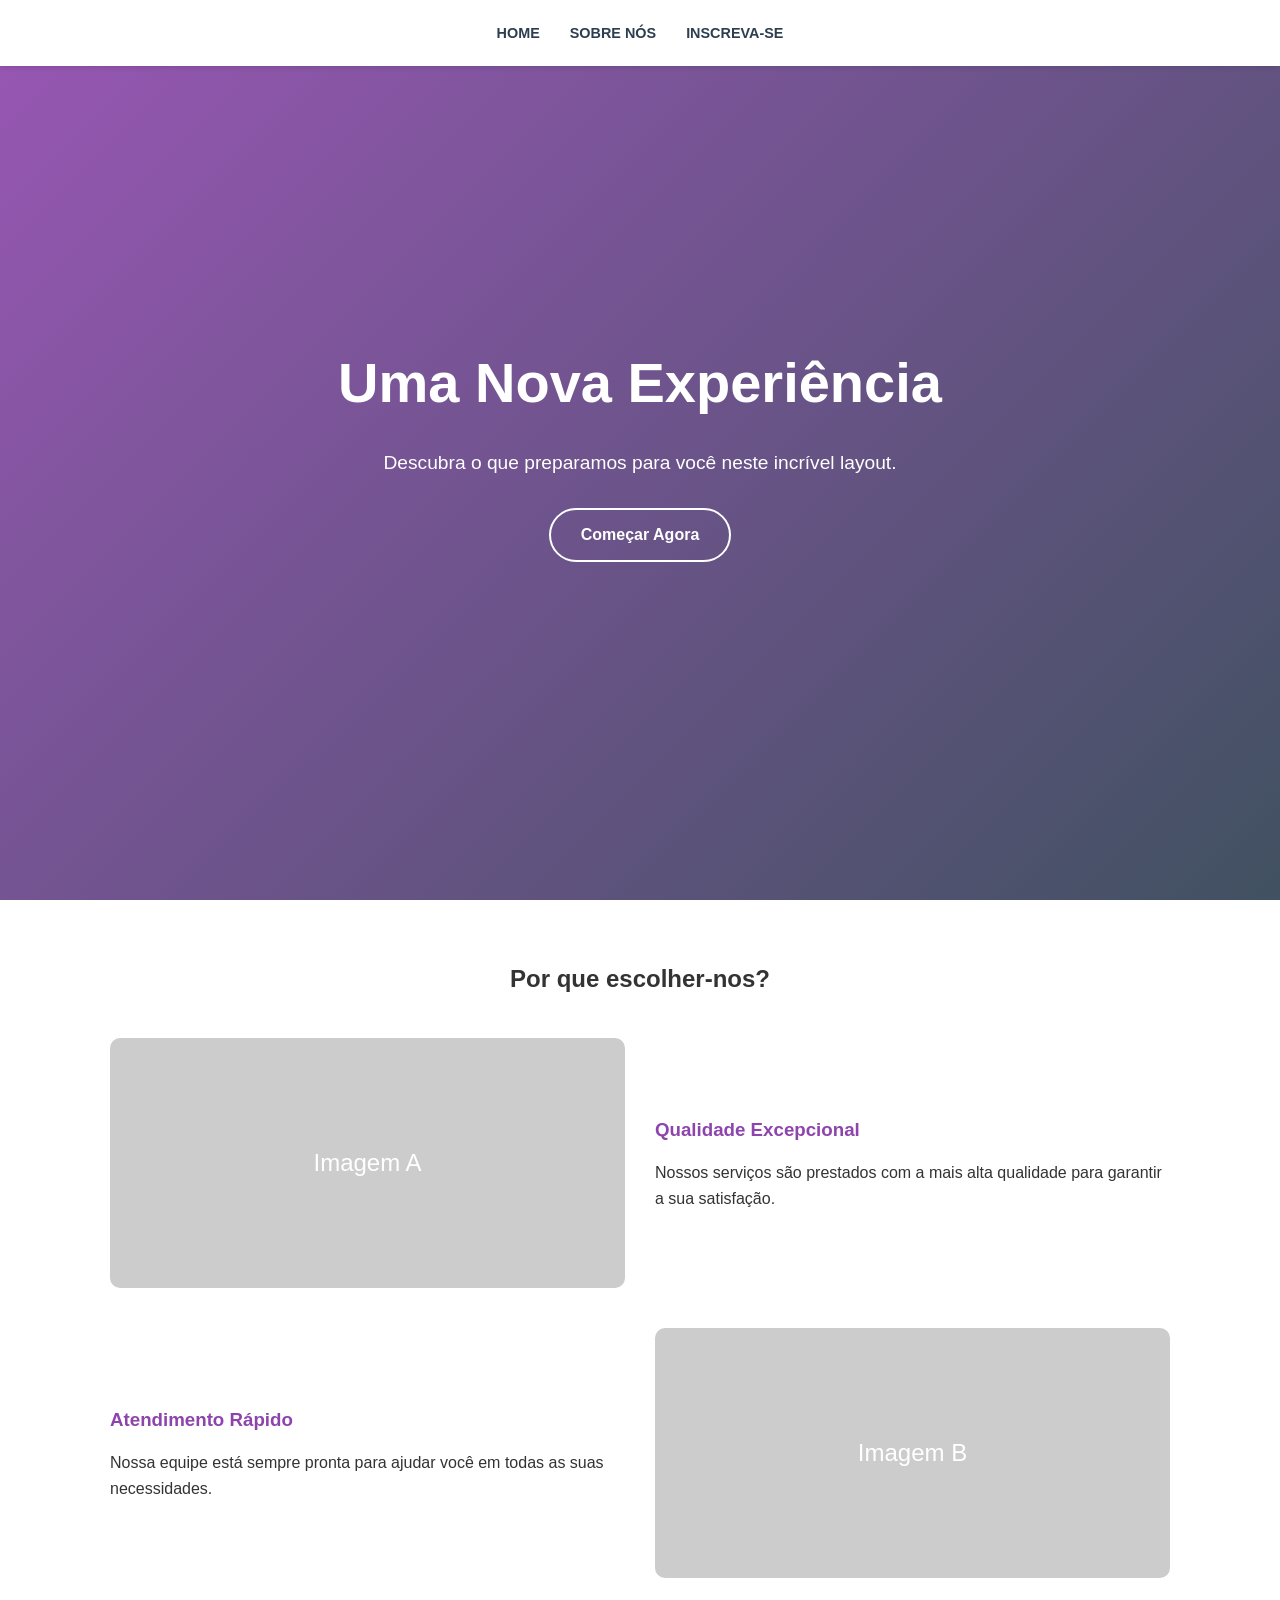
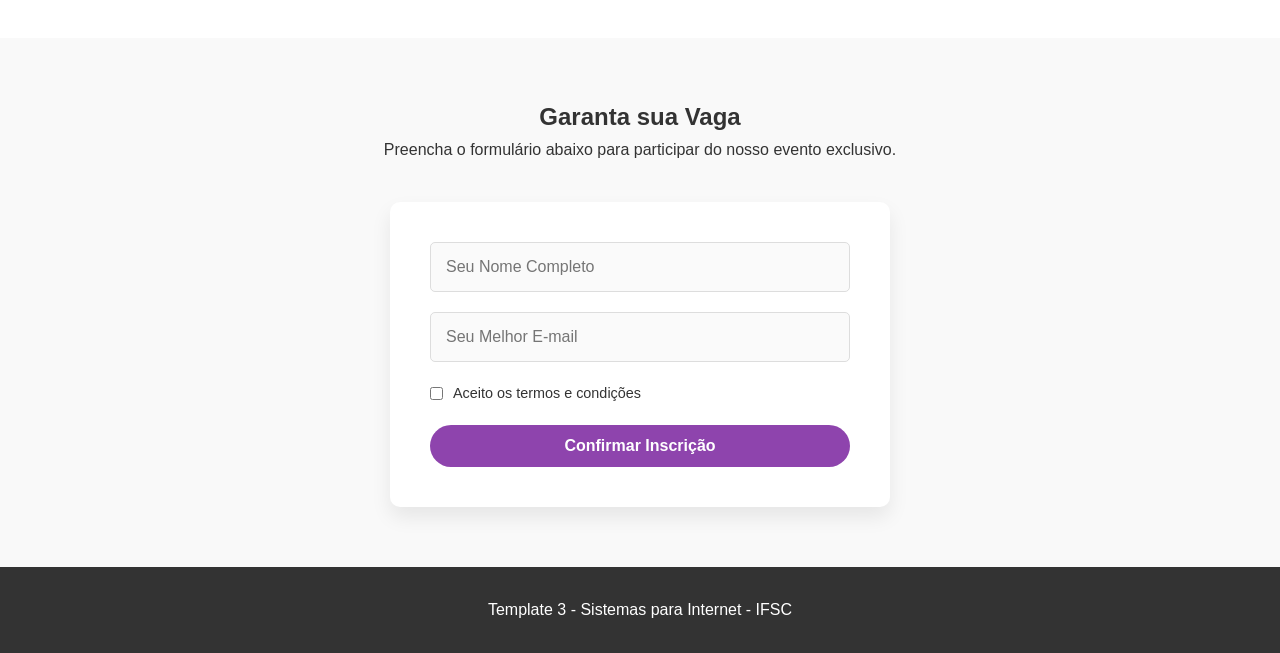
<file: atividade-pratica/templates/template-3/index.html>
<!DOCTYPE html>
<html lang="pt-BR">
<head>
    <meta charset="UTF-8">
    <meta name="viewport" content="width=device-width, initial-scale=1.0">
    <title>Template 3 - Landing Page Centralizada</title>
    <link rel="stylesheet" href="css/style.css">
</head>
<body>

    <!-- Nível 1: Header minimalista e centralizado -->
    <header class="header-centrado">
        <nav>
            <ul>
                <li><a href="#home">Home</a></li>
                <li><a href="#sobre">Sobre Nós</a></li>
                <li><a href="#inscricao">Inscreva-se</a></li>
            </ul>
        </nav>
    </header>

    <main>
        <!-- Nível 2: Banner Hero com Imagem de Fundo (Simulada via CSS) -->
        <section id="home" class="hero-image">
            <div class="hero-text">
                <h1>Uma Nova Experiência</h1>
                <p>Descubra o que preparamos para você neste incrível layout.</p>
                <a href="#inscricao" class="btn btn-outline">Começar Agora</a>
            </div>
        </section>

        <!-- Nível 2: Seção Sobre Nós (Alternância de Layout) -->
        <section id="sobre" class="container">
            <h2 class="text-center">Por que escolher-nos?</h2>
            <div class="flex-alternado">
                <!-- Nível 3: Imagem + Texto -->
                <article class="bloco-info">
                    <div class="img-placeholder">Imagem A</div>
                    <div class="texto-info">
                        <h3>Qualidade Excepcional</h3>
                        <p>Nossos serviços são prestados com a mais alta qualidade para garantir a sua satisfação.</p>
                    </div>
                </article>
                <article class="bloco-info reverso">
                    <div class="img-placeholder">Imagem B</div>
                    <div class="texto-info">
                        <h3>Atendimento Rápido</h3>
                        <p>Nossa equipe está sempre pronta para ajudar você em todas as suas necessidades.</p>
                    </div>
                </article>
            </div>
        </section>

        <!-- Nível 2: Seção de Inscrição (Formulário Centralizado) -->
        <section id="inscricao" class="bg-light">
            <div class="container text-center">
                <h2>Garanta sua Vaga</h2>
                <p>Preencha o formulário abaixo para participar do nosso evento exclusivo.</p>
                
                <div class="card card-form-centro">
                    <form id="formInscricao">
                        <div class="input-group">
                            <input type="text" id="nomeParticipante" placeholder="Seu Nome Completo" required>
                        </div>
                        <div class="input-group">
                            <input type="email" id="emailParticipante" placeholder="Seu Melhor E-mail" required>
                        </div>
                        <div class="input-group checkbox-group">
                            <input type="checkbox" id="termos" required>
                            <label for="termos">Aceito os termos e condições</label>
                        </div>
                        <button type="submit" class="btn btn-block">Confirmar Inscrição</button>
                    </form>
                    <div id="msgInscricao" class="mensagem-oculta"></div>
                </div>
            </div>
        </section>
    </main>

    <!-- Nível 1: Footer -->
    <footer class="footer-simples">
        <p>Template 3 - Sistemas para Internet - IFSC</p>
    </footer>

    <script src="js/script.js"></script>
</body>
</html>
</file>
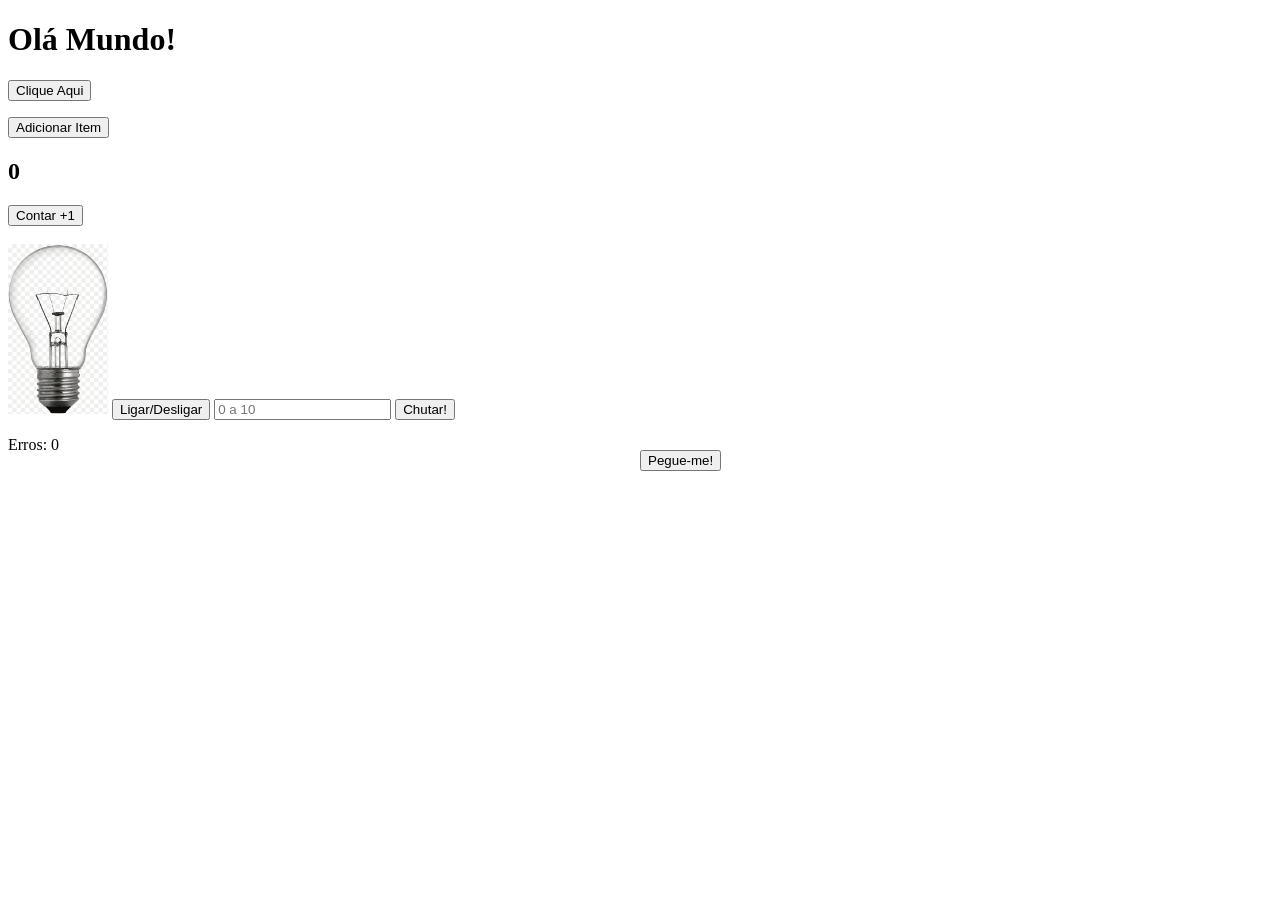
<file: roteiro-7/dom-teste.html>
<!DOCTYPE html>
<html lang="en">

<head>
    <meta charset="UTF-8">
    <meta name="viewport" content="width=device-width, initial-scale=1.0">
    <title>Document</title>
</head>

<body>
    <h1 id="titulo">Olá Mundo!</h1>
    <button onclick="mudarTexto()">Clique Aqui</button>

    <ul id="minhaLista"></ul>
    <button id="add">Adicionar Item</button>

    <h2 id="contador">0</h2>
    <button id="btnSoma">Contar +1</button>


    <br>
    <br>

    <img id="lampada" src="lampada-desligada.png" style="width:100px">
    <button id="btnInterruptor">Ligar/Desligar</button>

    <!-- Jogo de Adivinhação -->
    <input type="number" id="palpite" placeholder="0 a 10">
    <button id="btnChutar">Chutar!</button>
    <p id="feedback"></p>

    <!-- Jogo do Botão Fugitivo -->
    <p>Erros: <span id="contadorErros">0</span></p>
    <button id="fugitivo" style="position: absolute; left: 50%; top: 50%;">
        Pegue-me!
    </button>


    <script>
        // ============================================================
        // == DEFINIÇÃO DE VARIÁVEIS E SELETORES DE ELEMENTOS DO DOM ==
        // ============================================================
        const lista = document.getElementById("minhaLista");
        const botao = document.getElementById("add");
        let valor = 0;
        const display = document.getElementById("contador");
        const interruptor = document.getElementById("btnSoma");

        const img = document.getElementById("lampada");
        let acesa = false;
        const btnInterruptor = document.getElementById("btnInterruptor");

        const segredo = Math.floor(Math.random() * 11);
        const campo = document.getElementById("palpite");
        const texto = document.getElementById("feedback");
        const btnChutar = document.getElementById("btnChutar");

        const btn = document.getElementById("fugitivo");
        const placar = document.getElementById("contadorErros");
        let erros = 0;

        // ============================================================


        btn.addEventListener("mouseover", () => {
            erros++;
            placar.innerText = erros;

            // Mudar posição aleatoriamente
            const x = Math.random() * (window.innerWidth - 100); // Subtrai 100 para evitar que o botão fique parcialmente fora da tela
            const y = Math.random() * (window.innerHeight - 50); // Subtrai 50 para evitar que o botão fique parcialmente fora da tela

            btn.style.left = `${x}px`;
            btn.style.top = `${y}px`;
        });




        btnChutar.addEventListener("click", () => {
            const chute = Number(campo.value);
            if (chute === segredo) {
                texto.innerText = " Parabéns! Você acertou!";
                texto.style.color = "green";
            } else {
                texto.innerText = chute > segredo ? "Muito alto!" : "Muito baixo!"; // Exibe se o chute foi alto ou baixo
                texto.style.color = "red";
            }
        });




        btnInterruptor.addEventListener("click", () => {
            acesa = !acesa;
            img.src = acesa ? "lampada-acesa.jpg" : "lampada-desligada.png";
        });




        interruptor.addEventListener("click", () => {
            valor++; // Incrementa o valor em 1
            display.innerText = valor; // Atualiza o texto do elemento para mostrar o novo valor
        });


        botao.addEventListener("click", () => {
            const novoItem = document.createElement("li"); // Cria um novo elemento <li>
            novoItem.innerText = "Novo Item na Lista"; // Define o texto do novo item    
            lista.appendChild(novoItem); // Adiciona o novo item à lista
        });

        function exemplo() { alert("Texto alterado!") }

        function mudarTexto() {
            const titulo = document.getElementById("titulo"); // Obtém o elemento pelo ID
            titulo.innerText = "Texto alterado!"; // Altera o texto do elemento
            titulo.style.color = "blue"; // Altera a cor do texto para azul
        }
    </script>
</body>

</html>
</file>
<file: atividade-pratica/templates/template-1/css/style.css>
/* Variáveis CSS para facilitar a personalização */
:root {
    --cor-primaria: #2c3e50;
    --cor-secundaria: #3498db;
    --cor-fundo: #f4f7f6;
    --cor-texto: #333;
    --cor-branco: #ffffff;
}

* {
    margin: 0;
    padding: 0;
    box-sizing: border-box;
    font-family: Arial, sans-serif;
}

body {
    background-color: var(--cor-fundo);
    color: var(--cor-texto);
}

/* =========================================
   ESTILIZAÇÃO DO MENU (HEADER)
   ========================================= */
#menu-superior {
    background-color: var(--cor-primaria);
    color: var(--cor-branco);
    display: flex;
    justify-content: space-between;
    align-items: center;
    padding: 15px 30px;
    position: sticky;
    top: 0;
    z-index: 1000;
}

#menu-superior .logo {
    font-size: 1.5rem;
    font-weight: bold;
}

#menu-superior nav ul {
    list-style: none;
    display: flex;
    gap: 20px;
}

#menu-superior nav ul li a {
    color: var(--cor-branco);
    text-decoration: none;
    transition: color 0.3s;
}

#menu-superior nav ul li a:hover {
    color: var(--cor-secundaria);
}

/* =========================================
   SEÇÃO HERO
   ========================================= */
.hero {
    background-color: var(--cor-secundaria);
    color: var(--cor-branco);
    text-align: center;
    padding: 80px 20px;
}

.hero h1 {
    font-size: 2.5rem;
    margin-bottom: 10px;
}

/* =========================================
   SEÇÃO CARDS (FLEXBOX)
   ========================================= */
.secao-cards, .secao-form {
    padding: 50px 20px;
    max-width: 1000px;
    margin: 0 auto;
}

.secao-cards h2, .secao-form h2 {
    text-align: center;
    margin-bottom: 30px;
    color: var(--cor-primaria);
}

.cards-container {
    display: flex;
    flex-wrap: wrap;
    gap: 20px;
    justify-content: center;
}

.card {
    background-color: var(--cor-branco);
    padding: 20px;
    border-radius: 8px;
    box-shadow: 0 4px 6px rgba(0,0,0,0.1);
    flex: 1 1 300px; /* Cresce, encolhe, base de 300px */
    text-align: center;
    transition: transform 0.3s;
}

.card:hover {
    transform: translateY(-5px);
}

.card h3 {
    margin-bottom: 15px;
    color: var(--cor-primaria);
}

.btn {
    background-color: var(--cor-secundaria);
    color: var(--cor-branco);
    border: none;
    padding: 10px 20px;
    border-radius: 5px;
    cursor: pointer;
    margin-top: 15px;
    transition: background-color 0.3s;
}

.btn:hover {
    background-color: #2980b9;
}

/* =========================================
   FORMULÁRIO
   ========================================= */
.card-form {
    background-color: var(--cor-branco);
    padding: 30px;
    border-radius: 8px;
    box-shadow: 0 4px 6px rgba(0,0,0,0.1);
}

.form-group {
    margin-bottom: 15px;
}

.form-group label {
    display: block;
    margin-bottom: 5px;
    font-weight: bold;
}

.form-group input, .form-group select, .form-group textarea {
    width: 100%;
    padding: 10px;
    border: 1px solid #ccc;
    border-radius: 4px;
}

.feedback-msg {
    margin-top: 15px;
    font-weight: bold;
    text-align: center;
}

.sucesso { color: green; }
.erro { color: red; }

/* =========================================
   RODAPÉ
   ========================================= */
footer {
    background-color: var(--cor-primaria);
    color: var(--cor-branco);
    text-align: center;
    padding: 20px;
    margin-top: 40px;
}
</file>
<file: atividade-pratica/templates/template-2/css/style.css>
:root {
    --sidebar-bg: #1a252f;
    --sidebar-hover: #2c3e50;
    --sidebar-text: #ecf0f1;
    --bg-color: #ecf0f1;
    --card-bg: #ffffff;
    --text-color: #333;
    --accent-color: #e74c3c;
    --success-color: #27ae60;
}

* {
    margin: 0;
    padding: 0;
    box-sizing: border-box;
    font-family: 'Segoe UI', Tahoma, Geneva, Verdana, sans-serif;
}

body {
    background-color: var(--bg-color);
    color: var(--text-color);
}

/* =========================================
   LAYOUT PRINCIPAL
   ========================================= */
.layout-container {
    display: flex;
    min-height: 100vh;
}

/* =========================================
   SIDEBAR
   ========================================= */
.sidebar {
    width: 250px;
    background-color: var(--sidebar-bg);
    color: var(--sidebar-text);
    display: flex;
    flex-direction: column;
}

.sidebar .logo {
    font-size: 1.8rem;
    font-weight: bold;
    padding: 20px;
    text-align: center;
    border-bottom: 1px solid rgba(255,255,255,0.1);
    margin-bottom: 20px;
    color: var(--accent-color);
}

.sidebar nav ul {
    list-style: none;
}

.sidebar nav ul li a {
    display: block;
    padding: 15px 25px;
    color: var(--sidebar-text);
    text-decoration: none;
    transition: background 0.2s;
}

.sidebar nav ul li a:hover, .sidebar nav ul li a.ativo {
    background-color: var(--sidebar-hover);
    border-left: 4px solid var(--accent-color);
}

/* =========================================
   CONTEÚDO PRINCIPAL
   ========================================= */
.content {
    flex: 1;
    display: flex;
    flex-direction: column;
}

.topbar {
    background-color: var(--card-bg);
    padding: 20px 30px;
    display: flex;
    justify-content: space-between;
    align-items: center;
    box-shadow: 0 2px 4px rgba(0,0,0,0.05);
}

.secao-dashboard {
    padding: 30px;
}

.secao-dashboard h3 {
    margin-bottom: 20px;
    color: #444;
}

.mt-4 {
    margin-top: 2rem;
}

/* =========================================
   CARDS (FLEXBOX)
   ========================================= */
.grid-cards {
    display: flex;
    flex-wrap: wrap;
    gap: 20px;
}

.card {
    background-color: var(--card-bg);
    border-radius: 8px;
    padding: 20px;
    box-shadow: 0 2px 5px rgba(0,0,0,0.05);
}

.stat-card {
    text-align: center;
    flex: 1 1 200px; /* Flexbox para ajustar cards em linha com wrap */
}

.stat-card h4 {
    color: #7f8c8d;
    font-size: 1rem;
    margin-bottom: 10px;
}

.stat-card .numero {
    font-size: 2.5rem;
    font-weight: bold;
    color: var(--sidebar-hover);
}

/* =========================================
   FORMULÁRIO
   ========================================= */
.form-card {
    max-width: 800px;
}

.form-row {
    display: flex;
    gap: 20px;
    margin-bottom: 15px;
}

.form-row .form-group {
    flex: 1;
}

.form-group {
    margin-bottom: 15px;
}

.form-group label {
    display: block;
    margin-bottom: 5px;
    font-size: 0.9rem;
    color: #555;
}

.form-group input[type="text"], .form-group select {
    width: 100%;
    padding: 10px;
    border: 1px solid #ccc;
    border-radius: 4px;
}

.radio-group {
    display: flex;
    gap: 15px;
}

.btn {
    padding: 10px 20px;
    border: none;
    border-radius: 4px;
    color: white;
    cursor: pointer;
    font-weight: bold;
}

.btn-sucesso {
    background-color: var(--success-color);
}

.btn-sucesso:hover {
    background-color: #219653;
}

.hidden {
    display: none;
}

#msg-retorno {
    margin-top: 15px;
    padding: 10px;
    border-radius: 4px;
    background-color: #e8f8f5;
    color: #117a65;
    border: 1px solid #d1f2eb;
}
</file>
<file: atividade-pratica/templates/template-3/css/style.css>
/* Variáveis globais */
:root {
    --primary: #8e44ad;
    --secondary: #2c3e50;
    --light: #f9f9f9;
    --dark: #333;
    --white: #fff;
}

* {
    margin: 0;
    padding: 0;
    box-sizing: border-box;
    font-family: 'Helvetica Neue', Helvetica, Arial, sans-serif;
}

body {
    line-height: 1.6;
    color: var(--dark);
}

.container {
    max-width: 1100px;
    margin: 0 auto;
    padding: 60px 20px;
}

.text-center {
    text-align: center;
}

.bg-light {
    background-color: var(--light);
}

/* =========================================
   HEADER CENTRALIZADO
   ========================================= */
.header-centrado {
    background-color: var(--white);
    padding: 20px 0;
    box-shadow: 0 2px 5px rgba(0,0,0,0.1);
    position: fixed;
    width: 100%;
    top: 0;
    z-index: 999;
}

.header-centrado nav ul {
    list-style: none;
    display: flex;
    justify-content: center;
    gap: 30px;
}

.header-centrado nav ul li a {
    text-decoration: none;
    color: var(--secondary);
    font-weight: bold;
    text-transform: uppercase;
    font-size: 0.9rem;
    transition: color 0.3s;
}

.header-centrado nav ul li a:hover {
    color: var(--primary);
}

/* =========================================
   HERO BANNER
   ========================================= */
.hero-image {
    background: linear-gradient(135deg, rgba(142, 68, 173, 0.9), rgba(44, 62, 80, 0.9));
    height: 100vh; /* Ocupa a tela toda */
    display: flex;
    align-items: center;
    justify-content: center;
    text-align: center;
    color: var(--white);
    padding: 0 20px;
}

.hero-text h1 {
    font-size: 3.5rem;
    margin-bottom: 20px;
}

.hero-text p {
    font-size: 1.2rem;
    margin-bottom: 30px;
    max-width: 600px;
    margin-left: auto;
    margin-right: auto;
}

/* Botões */
.btn {
    display: inline-block;
    padding: 12px 30px;
    background-color: var(--primary);
    color: var(--white);
    text-decoration: none;
    border: none;
    border-radius: 30px;
    font-weight: bold;
    font-size: 1rem;
    cursor: pointer;
    transition: transform 0.2s, background-color 0.2s;
}

.btn:hover {
    transform: scale(1.05);
    background-color: #732d91;
}

.btn-outline {
    background-color: transparent;
    border: 2px solid var(--white);
}

.btn-outline:hover {
    background-color: var(--white);
    color: var(--primary);
}

.btn-block {
    display: block;
    width: 100%;
}

/* =========================================
   FLEX ALTERNADO (SOBRE NÓS)
   ========================================= */
.flex-alternado {
    margin-top: 40px;
    display: flex;
    flex-direction: column;
    gap: 40px;
}

.bloco-info {
    display: flex;
    align-items: center;
    gap: 30px;
}

/* Classe para inverter a ordem da imagem e texto */
.bloco-info.reverso {
    flex-direction: row-reverse;
}

.img-placeholder {
    flex: 1;
    background-color: #ccc;
    height: 250px;
    display: flex;
    align-items: center;
    justify-content: center;
    border-radius: 10px;
    color: #fff;
    font-size: 1.5rem;
}

.texto-info {
    flex: 1;
}

.texto-info h3 {
    color: var(--primary);
    margin-bottom: 15px;
}

/* responsividade básica para o flex alternado */
@media (max-width: 768px) {
    .bloco-info, .bloco-info.reverso {
        flex-direction: column;
    }
}

/* =========================================
   FORMULÁRIO CENTRALIZADO
   ========================================= */
#inscricao p {
    margin-bottom: 40px;
}

.card-form-centro {
    background-color: var(--white);
    max-width: 500px;
    margin: 0 auto;
    padding: 40px;
    border-radius: 10px;
    box-shadow: 0 10px 20px rgba(0,0,0,0.08);
}

.input-group {
    margin-bottom: 20px;
}

.input-group input[type="text"], .input-group input[type="email"] {
    width: 100%;
    padding: 15px;
    border: 1px solid #ddd;
    border-radius: 5px;
    font-size: 1rem;
    background-color: #fafafa;
}

.checkbox-group {
    display: flex;
    align-items: center;
    gap: 10px;
    text-align: left;
    font-size: 0.9rem;
}

.mensagem-oculta {
    display: none;
    margin-top: 20px;
    padding: 15px;
    background-color: #d4edda;
    color: #155724;
    border-radius: 5px;
    font-weight: bold;
}

/* =========================================
   FOOTER
   ========================================= */
.footer-simples {
    background-color: var(--dark);
    color: var(--white);
    text-align: center;
    padding: 30px 0;
}
</file>
